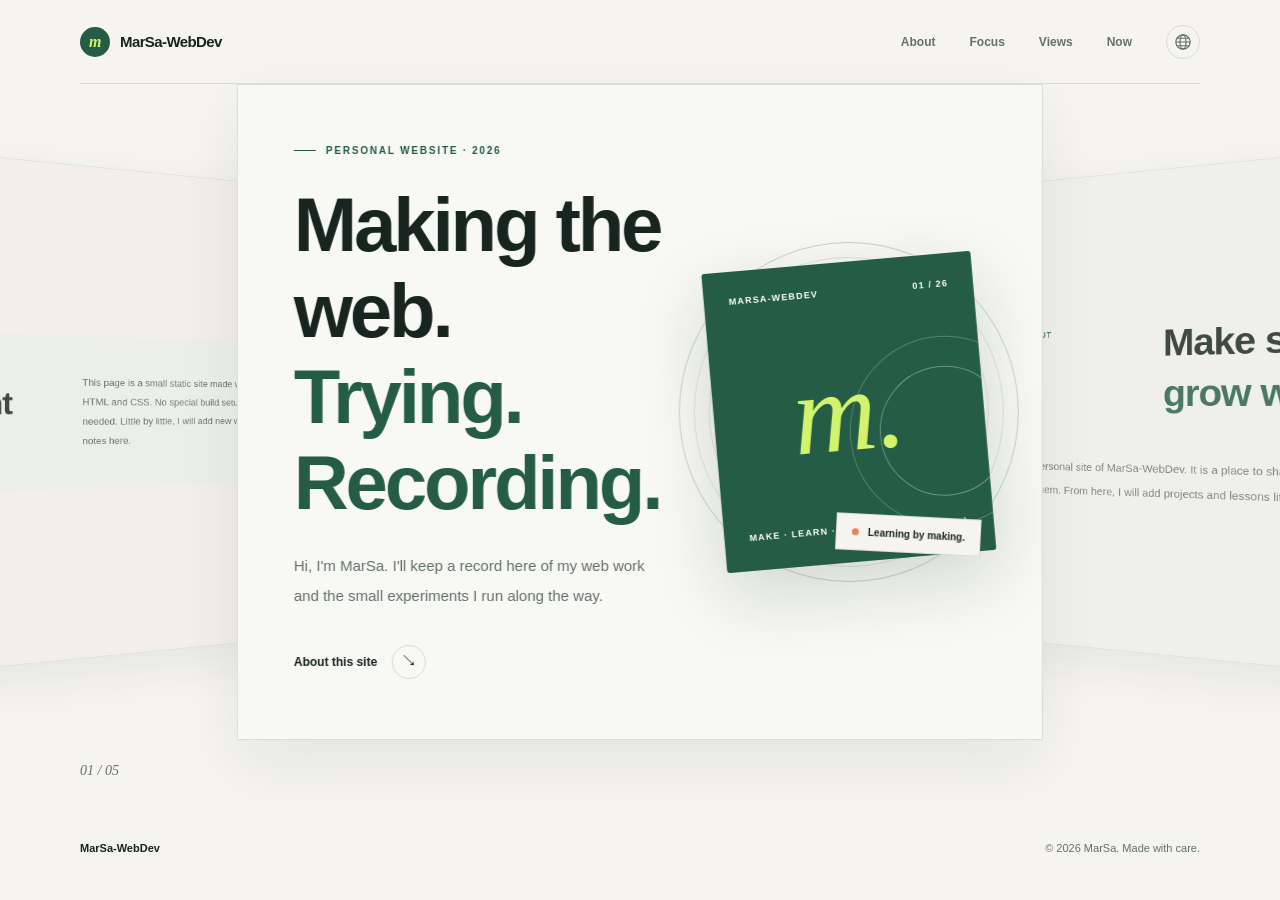
<file: index.html>
<!doctype html>
<html lang="ja">
<head>
    <meta charset="utf-8">
    <meta name="viewport" content="width=device-width, initial-scale=1">
    <meta name="theme-color" content="#f5f4ef">
    <meta name="description" data-content="description" content="MarSa-WebDevの個人サイト。Web制作や日々の試行錯誤を記録しています。">
    <meta name="author" content="MarSa">
    <meta name="robots" content="index, follow">

    <meta property="og:type" content="website">
    <meta property="og:title" data-content="title" content="MarSa-WebDev — Webをつくる、試す、記録する。">
    <meta property="og:description" data-content="description" content="MarSa-WebDevの個人サイト。Web制作や日々の試行錯誤を記録しています。">
    <meta property="og:locale" content="ja_JP">

    <meta name="twitter:card" content="summary">
    <meta name="twitter:title" data-content="title" content="MarSa-WebDev — Webをつくる、試す、記録する。">
    <meta name="twitter:description" data-content="description" content="MarSa-WebDevの個人サイト。Web制作や日々の試行錯誤を記録しています。">

    <script type="application/ld+json" id="site-data">
    {
        "@context": "https://schema.org",
        "@type": "WebSite",
        "name": "MarSa-WebDev",
        "description": "MarSa-WebDevの個人サイト。Web制作や日々の試行錯誤を記録しています。",
        "inLanguage": "ja"
    }
    </script>

    <title data-text="title">MarSa-WebDev — Webをつくる、試す、記録する。</title>
    <link rel="stylesheet" href="assets/styles.css">
</head>
<body>
    <header class="site-header shell">
        <a class="brand" href="#top" data-label="homeLabel" aria-label="MarSa-WebDev ホーム">
            <span class="brand-mark" aria-hidden="true">m</span>
            <span>MarSa-WebDev</span>
        </a>
        <div class="header-end">
            <nav class="site-nav" data-label="navLabel" aria-label="メインナビゲーション">
                <a href="#about">About</a>
                <a href="#focus">Focus</a>
                <a href="#opinions">Views</a>
                <a href="#now">Now</a>
            </nav>
            <div class="language-tree" id="language-tree">
                <button class="language-toggle" id="language-toggle" type="button" aria-expanded="false" aria-controls="language-branch" aria-label="Language / 言語">
                    <svg viewBox="0 0 24 24" aria-hidden="true">
                        <circle cx="12" cy="12" r="9.5"></circle>
                        <ellipse cx="12" cy="12" rx="4" ry="9.5"></ellipse>
                        <path d="M2.5 12h19M4 7h16M4 17h16"></path>
                    </svg>
                </button>
                <ul class="language-branch" id="language-branch">
                    <li><button class="language-leaf" type="button" data-language="ja" lang="ja"><span class="language-mark" aria-hidden="true">JP</span>日本語</button></li>
                    <li><button class="language-leaf" type="button" data-language="en-US" lang="en-US"><span class="language-mark" aria-hidden="true">US</span>English (US)</button></li>
                    <li><button class="language-leaf" type="button" data-language="en-GB" lang="en-GB"><span class="language-mark" aria-hidden="true">UK</span>English (UK)</button></li>
                    <li><button class="language-leaf" type="button" data-language="en-AU" lang="en-AU"><span class="language-mark" aria-hidden="true">AU</span>English (AU)</button></li>
                </ul>
            </div>
        </div>
    </header>

    <main class="shell">
        <div class="page-deck" id="page-deck" role="region" data-label="deckLabel" aria-label="ページカード。表示中のカードをクリックまたはタップして選べます。マウスホイールや左右の矢印キーでも切り替えできます。">
            <section class="page-slide hero" id="top" data-position="active" aria-hidden="false" data-label="topLabel" aria-label="トップ">
                <div class="hero-content">
                    <p class="eyebrow">Personal website · 2026</p>
                    <h1><span data-text="heroTitleA">Webをつくる。</span><br><span class="accent" data-text="heroTitleB">試す、記録する。</span></h1>
                    <p class="hero-copy" data-text="heroCopy">こんにちは、MarSaです。Web制作のことや、日々の小さな試行錯誤をこの場所に記録していきます。</p>
                    <a class="text-link" href="#about" data-text="heroLink">このサイトについて</a>
                </div>
                <div class="hero-art" aria-hidden="true">
                    <div class="art-ring"></div>
                    <div class="art-card">
                        <div class="card-top"><span>MARSA-WEBDEV</span><span>01 / 26</span></div>
                        <div class="card-symbol">m.</div>
                        <div class="card-bottom"><span>MAKE · LEARN · REPEAT</span><span>↗</span></div>
                    </div>
                    <div class="floating-note"><span class="status-dot"></span><span data-text="heroNote">つくりながら、学ぶ。</span></div>
                </div>
            </section>

            <section class="page-slide section" id="about" data-position="next" aria-hidden="true" aria-label="About">
                <div class="section-heading">
                    <p class="eyebrow">01 — About</p>
                    <h2><span data-text="aboutTitleA">小さくつくって、</span><br><span class="accent" data-text="aboutTitleB">丁寧に育てる。</span></h2>
                </div>
                <p class="about-copy" data-text="aboutCopy">MarSa-WebDevの個人サイトです。Webのアイデアを形にすること、試してみて分かったことを残すこと。ここを拠点に、制作物や学びを少しずつ増やしていきます。</p>
            </section>

            <section class="page-slide section" id="focus" data-position="next-2" aria-hidden="true" aria-label="Focus">
                <div class="section-heading">
                    <p class="eyebrow">02 — Focus</p>
                    <h2><span data-text="focusTitleA">気になっていること、</span><br><span class="accent" data-text="focusTitleB">つくっているもの。</span></h2>
                </div>
                <div class="focus-grid">
                    <article class="focus-card">
                        <span class="focus-number">01 / Build</span>
                        <h3 data-text="focusOneTitle">Web制作</h3>
                        <p data-text="focusOneCopy">アイデアを、使いやすく心地よいWebページにすること。</p>
                    </article>
                    <article class="focus-card">
                        <span class="focus-number">02 / Explore</span>
                        <h3 data-text="focusTwoTitle">試行錯誤</h3>
                        <p data-text="focusTwoCopy">新しい表現や技術を、小さな実験から試してみること。</p>
                    </article>
                    <article class="focus-card">
                        <span class="focus-number">03 / Notes</span>
                        <h3 data-text="focusThreeTitle">記録する</h3>
                        <p data-text="focusThreeCopy">つくる過程で得た気づきや学びを、言葉にして残すこと。</p>
                    </article>
                </div>
            </section>

            <section class="page-slide section" id="opinions" data-position="previous-2" aria-hidden="true" aria-label="Views">
                <div class="section-heading">
                    <p class="eyebrow">03 — Opinions</p>
                    <h2><span data-text="viewsTitleA">好きなものにも、</span><br><span class="accent" data-text="viewsTitleB">言いたいことがある。</span></h2>
                </div>
                <div class="opinion-list">
                    <article class="opinion-item">
                        <span>01 / On web languages</span>
                        <p data-text="viewsOne">Web言語は好きだけど嫌い。</p>
                    </article>
                    <article class="opinion-item">
                        <span>02 / On languages</span>
                        <p data-text="viewsTwo">いつの時代もスクリプト言語よりコンパイル言語が重要視されるべき。</p>
                    </article>
                    <article class="opinion-item">
                        <span>03 / On platforms</span>
                        <p data-text="viewsThree">マルチプラットフォーム？ クロスプラットフォーム？ いや、ネイティブしか興味ないね。</p>
                    </article>
                </div>
            </section>

            <section class="page-slide section" id="now" data-position="hidden" aria-hidden="true" aria-label="Now">
                <div class="now">
                    <div>
                        <p class="eyebrow">04 — Now</p>
                        <h2 data-text="nowTitle">まずは、この場所から。</h2>
                    </div>
                    <p class="now-copy" data-text="nowCopy">このページは、HTMLとCSSだけでつくった小さな静的サイトです。特別なビルド環境は必要ありません。これから少しずつ、ここに新しい制作や記録を加えていきます。</p>
                </div>
            </section>
        </div>
        <div class="page-deck-controls" id="page-deck-controls">
        <span class="page-counter" id="page-counter" aria-live="polite">01 / 05</span>
        <button class="interaction-hint" id="interaction-hint" type="button" data-label="hintLabel" aria-label="カードの操作方法">
            <span aria-hidden="true">?</span>
            <span class="interaction-hint-popover" role="tooltip" data-text="hintText">裏に見えているカードをクリック／タップすると中央に移動します。マウスホイールや矢印キーでも切り替えられます。</span>
        </button>
        </div>
    </main>

    <footer class="site-footer shell">
        <span class="footer-name">MarSa-WebDev</span>
        <span>© 2026 MarSa. Made with care.</span>
    </footer>
    <script src="assets/language.js"></script>
    <script src="assets/deck.js"></script>
</body>
</html>
</file>
<file: assets/styles.css>
:root {
    color-scheme: light;
    --paper: #f5f4ef;
    --ink: #17241f;
    --muted: #65716b;
    --line: #d9ddd5;
    --green: #245c46;
    --lime: #d2f36b;
    --orange: #e4865b;
    --serif: Georgia, "Times New Roman", serif;
    font-family: "Avenir Next", Avenir, "Hiragino Kaku Gothic ProN", "Yu Gothic", Meiryo, sans-serif;
    font-synthesis: none;
    text-rendering: optimizeLegibility;
    -webkit-font-smoothing: antialiased;
    scroll-behavior: smooth;
}

html {
    height: 100%;
    overflow: hidden;
}

*, *::before, *::after {
    box-sizing: border-box;
}

body {
    display: flex;
    height: 100vh;
    height: 100dvh;
    min-width: 320px;
    flex-direction: column;
    margin: 0;
    overflow: hidden;
    background: var(--paper);
    color: var(--ink);
}

a {
    color: inherit;
}

a:focus-visible {
    outline: 2px solid var(--orange);
    outline-offset: 5px;
}

.shell {
    width: min(1120px, calc(100% - 64px));
    margin-inline: auto;
}

.site-header {
    position: relative;
    z-index: 30;
    display: flex;
    min-height: 84px;
    flex: 0 0 auto;
    align-items: center;
    justify-content: space-between;
    border-bottom: 1px solid var(--line);
}

.brand {
    display: inline-flex;
    align-items: center;
    gap: 10px;
    font-size: 15px;
    font-weight: 750;
    letter-spacing: -0.04em;
    text-decoration: none;
}

.brand-mark {
    display: grid;
    width: 30px;
    height: 30px;
    place-items: center;
    border-radius: 50%;
    background: var(--green);
    color: var(--lime);
    font-family: var(--serif);
    font-size: 16px;
    font-style: italic;
}

.site-nav {
    display: flex;
    gap: 34px;
    align-items: center;
}

.site-nav a {
    color: var(--muted);
    font-size: 12px;
    font-weight: 650;
    text-decoration: none;
    transition: color 160ms ease;
}

.site-nav a:hover {
    color: var(--green);
}

main.shell {
    display: flex;
    min-height: 0;
    flex: 1 1 auto;
    flex-direction: column;
}

.page-deck {
    position: relative;
    min-height: 0;
    flex: 1 1 auto;
    perspective: 1500px;
    perspective-origin: 50% 50%;
    touch-action: pan-y;
}

.page-deck:focus-visible {
    outline: 2px solid var(--orange);
    outline-offset: 6px;
}

.page-slide {
    position: absolute;
    top: 0;
    left: 50%;
    width: min(72%, 820px);
    height: 100%;
    overflow-y: auto;
    padding: 56px;
    border: 1px solid var(--line);
    background: #f8f8f4;
    box-shadow: 0 22px 60px #17241f12;
    opacity: 0;
    pointer-events: none;
    visibility: hidden;
    transform: translate3d(-50%, 18px, -420px) scale(.68);
    transform-origin: center;
    transition: transform 560ms cubic-bezier(.2,.75,.25,1), opacity 420ms ease, visibility 560ms;
}

.page-slide[data-position="active"] {
    z-index: 5;
    opacity: 1;
    pointer-events: auto;
    visibility: visible;
    transform: translate3d(-50%, 0, 0) rotateY(0) scale(1);
    cursor: default;
}

.page-slide[data-position="next"] {
    z-index: 4;
    opacity: .82;
    pointer-events: auto;
    visibility: visible;
    transform: translate3d(calc(-50% + 78%), 0, -120px) rotateY(-38deg) scale(.82);
    cursor: pointer;
}

.page-slide[data-position="previous"] {
    z-index: 4;
    opacity: .82;
    pointer-events: auto;
    visibility: visible;
    transform: translate3d(calc(-50% - 78%), 0, -120px) rotateY(38deg) scale(.82);
    cursor: pointer;
}

.page-slide[data-position="next-2"] {
    z-index: 3;
    opacity: .58;
    pointer-events: auto;
    visibility: visible;
    transform: translate3d(calc(-50% + 145%), 0, -320px) rotateY(-54deg) scale(.68);
    cursor: pointer;
}

.page-slide[data-position="previous-2"] {
    z-index: 1;
    opacity: .58;
    pointer-events: auto;
    visibility: visible;
    transform: translate3d(calc(-50% - 145%), 0, -320px) rotateY(54deg) scale(.68);
    cursor: pointer;
}

.page-slide:nth-child(2) {
    background: #edf0e9;
}

.page-slide:nth-child(3) {
    background: #f0eee7;
}

.page-slide:nth-child(4) {
    background: #e9eee6;
}

.page-slide:nth-child(5) {
    background: #f2ede7;
}

.page-deck-controls {
    display: flex;
    flex: 0 0 56px;
    align-items: center;
    justify-content: space-between;
    padding: 6px 36px 0 0;
}

.page-counter {
    color: var(--muted);
    font-family: var(--serif);
    font-size: 14px;
    font-style: italic;
}

.interaction-hint {
    position: relative;
    display: grid;
    width: 34px;
    height: 34px;
    place-items: center;
    margin-left: auto;
    border: 1px solid var(--line);
    border-radius: 50%;
    background: var(--paper);
    color: var(--muted);
    cursor: help;
    font: inherit;
    font-size: 13px;
    font-weight: 700;
    opacity: 0;
    pointer-events: none;
    transition: opacity 180ms ease, color 180ms ease, border-color 180ms ease;
}

.page-deck-controls[data-idle="true"] .interaction-hint {
    opacity: 1;
    pointer-events: auto;
}

.interaction-hint:hover,
.interaction-hint:focus-visible {
    border-color: var(--green);
    color: var(--green);
}

.interaction-hint:focus-visible {
    outline: 2px solid var(--orange);
    outline-offset: 4px;
}

.interaction-hint-popover {
    position: absolute;
    right: 0;
    bottom: calc(100% + 12px);
    width: max-content;
    max-width: min(290px, calc(100vw - 48px));
    padding: 12px 15px;
    border: 1px solid var(--line);
    background: var(--ink);
    box-shadow: 0 8px 24px #17241f20;
    color: white;
    font-size: 11px;
    font-weight: 500;
    line-height: 1.8;
    opacity: 0;
    pointer-events: none;
    transform: translateY(4px);
    transition: opacity 160ms ease, transform 160ms ease;
}

.interaction-hint-popover::after {
    position: absolute;
    right: 11px;
    top: 100%;
    border: 6px solid transparent;
    border-top-color: var(--ink);
    content: "";
}

.interaction-hint:hover .interaction-hint-popover,
.interaction-hint:focus-visible .interaction-hint-popover {
    opacity: 1;
    transform: translateY(0);
}

.hero {
    display: grid;
    min-height: 0;
    grid-template-columns: 1.15fr 0.85fr;
    align-items: center;
    gap: 48px;
}

.eyebrow {
    display: flex;
    align-items: center;
    gap: 10px;
    margin: 0 0 26px;
    color: var(--green);
    font-size: 10px;
    font-weight: 750;
    letter-spacing: 0.18em;
    text-transform: uppercase;
}

.eyebrow::before {
    width: 22px;
    height: 1px;
    background: currentColor;
    content: "";
}

h1, h2, p {
    margin-top: 0;
}

h1 {
    max-width: 660px;
    margin-bottom: 25px;
    font-size: clamp(40px, 6.5vw, 76px);
    font-weight: 650;
    letter-spacing: -0.085em;
    line-height: 1.13;
}

h1 .accent {
    color: var(--green);
}

.hero-copy {
    max-width: 440px;
    margin-bottom: 34px;
    color: var(--muted);
    font-size: 15px;
    line-height: 2;
}

.text-link {
    display: inline-flex;
    align-items: center;
    gap: 15px;
    color: var(--ink);
    font-size: 12px;
    font-weight: 750;
    text-decoration: none;
}

.text-link::after {
    display: grid;
    width: 34px;
    height: 34px;
    place-items: center;
    border: 1px solid var(--line);
    border-radius: 50%;
    content: "↘";
    font-size: 16px;
    transition: background 160ms ease, color 160ms ease, border-color 160ms ease;
}

.text-link:hover::after {
    border-color: var(--green);
    background: var(--green);
    color: white;
}

.hero-art {
    position: relative;
    display: grid;
    min-height: 390px;
    place-items: center;
}

.art-ring {
    position: absolute;
    width: min(340px, 80vw);
    aspect-ratio: 1;
    border: 1px solid #c9d2c8;
    border-radius: 50%;
}

.art-ring::before,
.art-ring::after {
    position: absolute;
    inset: 14px;
    border: 1px solid #dfe3db;
    border-radius: inherit;
    content: "";
}

.art-ring::after {
    inset: 29px;
}

.art-card {
    position: relative;
    display: flex;
    width: min(270px, 70vw);
    min-height: 300px;
    flex-direction: column;
    justify-content: space-between;
    padding: 25px;
    overflow: hidden;
    border-radius: 3px;
    background: var(--green);
    box-shadow: 0 24px 70px #173a2b2b;
    color: white;
    transform: rotate(-5deg);
}

.art-card::before {
    position: absolute;
    right: -54px;
    bottom: 28px;
    width: 190px;
    height: 190px;
    border: 1px solid #ffffff3b;
    border-radius: 50%;
    content: "";
}

.art-card::after {
    position: absolute;
    right: -24px;
    bottom: 58px;
    width: 130px;
    height: 130px;
    border: 1px solid #ffffff55;
    border-radius: 50%;
    content: "";
}

.card-top, .card-bottom {
    position: relative;
    z-index: 1;
    display: flex;
    justify-content: space-between;
    font-size: 9px;
    font-weight: 650;
    letter-spacing: 0.13em;
}

.card-symbol {
    position: relative;
    z-index: 1;
    color: var(--lime);
    font-family: var(--serif);
    font-size: 116px;
    font-style: italic;
    line-height: 1;
    text-align: center;
}

.floating-note {
    position: absolute;
    right: 2%;
    bottom: 54px;
    display: flex;
    align-items: center;
    gap: 9px;
    padding: 12px 15px;
    border: 1px solid var(--line);
    background: var(--paper);
    font-size: 10px;
    font-weight: 650;
    transform: rotate(3deg);
}

.status-dot {
    width: 7px;
    height: 7px;
    border-radius: 50%;
    background: var(--orange);
}

.section {
    display: flex;
    flex-direction: column;
    justify-content: center;
}

.section-heading {
    display: grid;
    grid-template-columns: 0.7fr 1.3fr;
    gap: 40px;
    align-items: start;
    margin-bottom: 52px;
}

.section-heading .eyebrow {
    margin-top: 12px;
}

h2 {
    max-width: 660px;
    margin-bottom: 0;
    font-size: clamp(30px, 4.5vw, 50px);
    font-weight: 620;
    letter-spacing: -0.065em;
    line-height: 1.35;
}

h2 .accent {
    color: var(--green);
}

html:not(:lang(ja)) h1 {
    letter-spacing: -0.04em;
}

html:not(:lang(ja)) h2 {
    letter-spacing: -0.03em;
}

html:not(:lang(ja)) .focus-card h3,
html:not(:lang(ja)) .opinion-item p {
    letter-spacing: -0.01em;
}

.header-end {
    display: flex;
    gap: 34px;
    align-items: center;
}

.language-tree {
    position: relative;
}

.language-toggle {
    display: grid;
    width: 34px;
    height: 34px;
    padding: 0;
    place-items: center;
    border: 1px solid var(--line);
    border-radius: 50%;
    background: var(--paper);
    color: var(--muted);
    cursor: pointer;
    transition: border-color 160ms ease, color 160ms ease, background 160ms ease;
}

.language-toggle svg {
    width: 18px;
    height: 18px;
    fill: none;
    stroke: currentColor;
    stroke-linecap: round;
    stroke-width: 1.6;
}

.language-toggle:hover,
.language-tree.is-open .language-toggle {
    border-color: var(--green);
    color: var(--green);
}

.language-toggle:focus-visible,
.language-leaf:focus-visible {
    outline: 2px solid var(--orange);
    outline-offset: 3px;
}

.language-branch {
    position: absolute;
    top: 100%;
    right: 0;
    width: max-content;
    margin: 0;
    padding: 10px 0 0;
    list-style: none;
    visibility: hidden;
    transition: visibility 0s linear 320ms;
}

.language-tree.is-open .language-branch {
    visibility: visible;
    transition-delay: 0s;
}

.language-branch::before {
    position: absolute;
    top: 0;
    right: 16px;
    bottom: 18px;
    width: 2px;
    border-radius: 1px;
    background: var(--green);
    content: "";
    transform: scaleY(0);
    transform-origin: top;
    transition: transform 260ms ease;
}

.language-tree.is-open .language-branch::before {
    transform: scaleY(1);
}

.language-branch li {
    position: relative;
    display: flex;
    justify-content: flex-end;
    padding-right: 34px;
    margin-bottom: 8px;
    opacity: 0;
    transform: translateY(-10px) scale(0.6);
    transform-origin: right top;
    transition: opacity 220ms ease, transform 260ms ease;
    transition-delay: 0ms;
}

.language-branch li:nth-child(even) {
    padding-right: 52px;
}

.language-tree.is-open .language-branch li {
    opacity: 1;
    transform: none;
    transition-delay: 120ms;
}

.language-tree.is-open .language-branch li:nth-child(2) {
    transition-delay: 190ms;
}

.language-tree.is-open .language-branch li:nth-child(3) {
    transition-delay: 260ms;
}

.language-tree.is-open .language-branch li:nth-child(4) {
    transition-delay: 330ms;
}

.language-branch li::after {
    position: absolute;
    top: 50%;
    right: 17px;
    width: 17px;
    height: 2px;
    margin-top: -1px;
    background: var(--green);
    content: "";
}

.language-branch li:nth-child(even)::after {
    width: 35px;
}

.language-leaf {
    display: inline-flex;
    height: 34px;
    gap: 8px;
    align-items: center;
    padding: 0 16px 0 10px;
    border: 1px solid var(--green);
    border-radius: 18px 3px 18px 3px;
    background: var(--paper);
    color: var(--green);
    cursor: pointer;
    font: inherit;
    font-size: 12px;
    font-weight: 650;
    white-space: nowrap;
    transition: background 160ms ease, color 160ms ease;
}

.language-mark {
    display: grid;
    min-width: 20px;
    height: 20px;
    padding: 0 3px;
    place-items: center;
    border-radius: 10px;
    background: var(--green);
    color: var(--lime);
    font-size: 10px;
}

.language-leaf:hover,
.language-leaf[aria-current="true"] {
    background: var(--green);
    color: var(--paper);
}

.language-leaf:hover .language-mark,
.language-leaf[aria-current="true"] .language-mark {
    background: var(--lime);
    color: var(--green);
}

.about-copy {
    max-width: 680px;
    margin: 0 0 0 auto;
    color: var(--muted);
    font-size: 15px;
    line-height: 2.15;
}

.focus-grid {
    display: grid;
    grid-template-columns: repeat(3, 1fr);
    gap: 16px;
}

.focus-card {
    min-height: 230px;
    padding: 25px;
    border: 1px solid var(--line);
    background: #f8f8f4;
}

.focus-number {
    display: block;
    margin-bottom: 34px;
    color: var(--green);
    font-family: var(--serif);
    font-size: 14px;
    font-style: italic;
}

.focus-card h3 {
    margin: 0 0 10px;
    font-size: 17px;
    letter-spacing: -0.04em;
}

.focus-card p {
    margin: 0;
    color: var(--muted);
    font-size: 12px;
    line-height: 1.9;
}

.opinion-list {
    display: grid;
    grid-template-columns: repeat(3, 1fr);
    gap: 12px;
}

.opinion-item {
    min-height: 190px;
    padding: 20px;
    border: 1px solid #245c4625;
    background: #f8f8f4;
}

.opinion-item span {
    display: block;
    margin-bottom: 24px;
    color: var(--green);
    font-family: var(--serif);
    font-size: 13px;
    font-style: italic;
}

.opinion-item p {
    margin: 0;
    font-size: 16px;
    font-weight: 650;
    letter-spacing: -0.04em;
    line-height: 1.7;
}

.now {
    display: grid;
    grid-template-columns: 1fr 1fr;
    gap: 64px;
    align-items: center;
    padding: 32px;
    background: #e9eee6;
}

.now .eyebrow {
    margin-bottom: 20px;
}

.now h2 {
    font-size: clamp(28px, 3.5vw, 40px);
}

.now-copy {
    margin: 0;
    color: #4c5a51;
    font-size: 13px;
    line-height: 2;
}

.site-footer {
    display: flex;
    min-height: 104px;
    flex: 0 0 auto;
    align-items: center;
    justify-content: space-between;
    gap: 20px;
    color: var(--muted);
    font-size: 11px;
}

.footer-name {
    color: var(--ink);
    font-weight: 750;
}

@media (max-width: 760px) {
    .shell {
        width: min(100% - 40px, 560px);
    }

    .page-slide {
        width: min(76%, 560px);
        padding: 28px;
    }

    .page-slide[data-position="next"] {
        transform: translate3d(calc(-50% + 82%), 0, -120px) rotateY(-35deg) scale(.82);
    }

    .page-slide[data-position="previous"] {
        transform: translate3d(calc(-50% - 82%), 0, -120px) rotateY(35deg) scale(.82);
    }

    .page-slide[data-position="next-2"] {
        transform: translate3d(calc(-50% + 150%), 0, -320px) rotateY(-50deg) scale(.68);
    }

    .page-slide[data-position="previous-2"] {
        transform: translate3d(calc(-50% - 150%), 0, -320px) rotateY(50deg) scale(.68);
    }

    .page-deck-controls {
        padding-right: 28px;
    }

    .site-header {
        min-height: 72px;
    }

    .site-nav,
    .header-end {
        gap: 18px;
    }

    .site-nav a {
        font-size: 11px;
    }

    .hero {
        min-height: auto;
        grid-template-columns: 1fr;
        gap: 4px;
        padding-block: 38px;
    }

    .hero-art {
        min-height: 300px;
    }

    .floating-note {
        right: 4%;
        bottom: 15px;
    }

    .section-heading {
        grid-template-columns: 1fr;
        gap: 18px;
        margin-bottom: 32px;
    }

    .section-heading .eyebrow {
        margin-top: 0;
        margin-bottom: 0;
    }

    .focus-grid {
        grid-template-columns: 1fr;
        gap: 10px;
    }

    .focus-card {
        min-height: 0;
        padding: 14px;
    }

    .focus-number {
        margin-bottom: 10px;
    }

    .opinion-list {
        grid-template-columns: 1fr;
        gap: 8px;
    }

    .opinion-item {
        min-height: auto;
        padding: 17px;
    }

    .opinion-item span {
        margin-bottom: 12px;
    }

    .now {
        grid-template-columns: 1fr;
        gap: 22px;
        padding: 25px;
    }
}

@media (max-width: 420px) {
    .shell {
        width: calc(100% - 32px);
    }

    .brand {
        font-size: 13px;
    }

    .site-nav,
    .header-end {
        gap: 9px;
    }

    .site-nav a {
        font-size: 9px;
    }

    .hero {
        padding-top: 58px;
    }

    .page-slide {
        width: 72%;
        padding: 22px;
    }

    .page-slide[data-position="next"] {
        transform: translate3d(calc(-50% + 66%), 0, -120px) rotateY(-32deg) scale(.82);
    }

    .page-slide[data-position="previous"] {
        transform: translate3d(calc(-50% - 66%), 0, -120px) rotateY(32deg) scale(.82);
    }

    .page-slide[data-position="next-2"],
    .page-slide[data-position="previous-2"] {
        opacity: .35;
    }

    .page-deck-controls {
        padding-right: 22px;
    }

    .site-footer {
        align-items: flex-start;
        flex-direction: column;
        justify-content: center;
        gap: 8px;
        padding-block: 24px;
    }
}

@media (prefers-reduced-motion: reduce) {
    *, *::before, *::after {
        scroll-behavior: auto !important;
        transition-duration: 0.01ms !important;
    }
}
</file>
<file: docs/assets/styles.css>
:root {
    color-scheme: light;
    --paper: #f5f4ef;
    --ink: #17241f;
    --muted: #65716b;
    --line: #d9ddd5;
    --green: #245c46;
    --lime: #d2f36b;
    --orange: #e4865b;
    --serif: Georgia, "Times New Roman", serif;
    font-family: "Avenir Next", Avenir, "Hiragino Kaku Gothic ProN", "Yu Gothic", Meiryo, sans-serif;
    font-synthesis: none;
    text-rendering: optimizeLegibility;
    -webkit-font-smoothing: antialiased;
    scroll-behavior: smooth;
}

html {
    height: 100%;
    overflow: hidden;
}

*, *::before, *::after {
    box-sizing: border-box;
}

body {
    display: flex;
    height: 100vh;
    height: 100dvh;
    min-width: 320px;
    flex-direction: column;
    margin: 0;
    overflow: hidden;
    background: var(--paper);
    color: var(--ink);
}

a {
    color: inherit;
}

a:focus-visible {
    outline: 2px solid var(--orange);
    outline-offset: 5px;
}

.shell {
    width: min(1120px, calc(100% - 64px));
    margin-inline: auto;
}

.site-header {
    position: relative;
    z-index: 30;
    display: flex;
    min-height: 84px;
    flex: 0 0 auto;
    align-items: center;
    justify-content: space-between;
    border-bottom: 1px solid var(--line);
}

.brand {
    display: inline-flex;
    align-items: center;
    gap: 10px;
    font-size: 15px;
    font-weight: 750;
    letter-spacing: -0.04em;
    text-decoration: none;
}

.brand-mark {
    display: grid;
    width: 30px;
    height: 30px;
    place-items: center;
    border-radius: 50%;
    background: var(--green);
    color: var(--lime);
    font-family: var(--serif);
    font-size: 16px;
    font-style: italic;
}

.site-nav {
    display: flex;
    gap: 34px;
    align-items: center;
}

.site-nav a {
    color: var(--muted);
    font-size: 12px;
    font-weight: 650;
    text-decoration: none;
    transition: color 160ms ease;
}

.site-nav a:hover {
    color: var(--green);
}

main.shell {
    display: flex;
    min-height: 0;
    flex: 1 1 auto;
    flex-direction: column;
}

.page-deck {
    position: relative;
    min-height: 0;
    flex: 1 1 auto;
    perspective: 1500px;
    perspective-origin: 50% 50%;
    touch-action: pan-y;
}

.page-deck:focus-visible {
    outline: 2px solid var(--orange);
    outline-offset: 6px;
}

.page-slide {
    position: absolute;
    top: 0;
    left: 50%;
    width: min(72%, 820px);
    height: 100%;
    overflow-y: auto;
    padding: 56px;
    border: 1px solid var(--line);
    background: #f8f8f4;
    box-shadow: 0 22px 60px #17241f12;
    opacity: 0;
    pointer-events: none;
    visibility: hidden;
    transform: translate3d(-50%, 18px, -420px) scale(.68);
    transform-origin: center;
    transition: transform 560ms cubic-bezier(.2,.75,.25,1), opacity 420ms ease, visibility 560ms;
}

.page-slide[data-position="active"] {
    z-index: 5;
    opacity: 1;
    pointer-events: auto;
    visibility: visible;
    transform: translate3d(-50%, 0, 0) rotateY(0) scale(1);
    cursor: default;
}

.page-slide[data-position="next"] {
    z-index: 4;
    opacity: .82;
    pointer-events: auto;
    visibility: visible;
    transform: translate3d(calc(-50% + 78%), 0, -120px) rotateY(-38deg) scale(.82);
    cursor: pointer;
}

.page-slide[data-position="previous"] {
    z-index: 4;
    opacity: .82;
    pointer-events: auto;
    visibility: visible;
    transform: translate3d(calc(-50% - 78%), 0, -120px) rotateY(38deg) scale(.82);
    cursor: pointer;
}

.page-slide[data-position="next-2"] {
    z-index: 3;
    opacity: .58;
    pointer-events: auto;
    visibility: visible;
    transform: translate3d(calc(-50% + 145%), 0, -320px) rotateY(-54deg) scale(.68);
    cursor: pointer;
}

.page-slide[data-position="previous-2"] {
    z-index: 1;
    opacity: .58;
    pointer-events: auto;
    visibility: visible;
    transform: translate3d(calc(-50% - 145%), 0, -320px) rotateY(54deg) scale(.68);
    cursor: pointer;
}

.page-slide:nth-child(2) {
    background: #edf0e9;
}

.page-slide:nth-child(3) {
    background: #f0eee7;
}

.page-slide:nth-child(4) {
    background: #e9eee6;
}

.page-slide:nth-child(5) {
    background: #f2ede7;
}

.page-deck-controls {
    display: flex;
    flex: 0 0 56px;
    align-items: center;
    justify-content: space-between;
    padding: 6px 36px 0 0;
}

.page-counter {
    color: var(--muted);
    font-family: var(--serif);
    font-size: 14px;
    font-style: italic;
}

.interaction-hint {
    position: relative;
    display: grid;
    width: 34px;
    height: 34px;
    place-items: center;
    margin-left: auto;
    border: 1px solid var(--line);
    border-radius: 50%;
    background: var(--paper);
    color: var(--muted);
    cursor: help;
    font: inherit;
    font-size: 13px;
    font-weight: 700;
    opacity: 0;
    pointer-events: none;
    transition: opacity 180ms ease, color 180ms ease, border-color 180ms ease;
}

.page-deck-controls[data-idle="true"] .interaction-hint {
    opacity: 1;
    pointer-events: auto;
}

.interaction-hint:hover,
.interaction-hint:focus-visible {
    border-color: var(--green);
    color: var(--green);
}

.interaction-hint:focus-visible {
    outline: 2px solid var(--orange);
    outline-offset: 4px;
}

.interaction-hint-popover {
    position: absolute;
    right: 0;
    bottom: calc(100% + 12px);
    width: max-content;
    max-width: min(290px, calc(100vw - 48px));
    padding: 12px 15px;
    border: 1px solid var(--line);
    background: var(--ink);
    box-shadow: 0 8px 24px #17241f20;
    color: white;
    font-size: 11px;
    font-weight: 500;
    line-height: 1.8;
    opacity: 0;
    pointer-events: none;
    transform: translateY(4px);
    transition: opacity 160ms ease, transform 160ms ease;
}

.interaction-hint-popover::after {
    position: absolute;
    right: 11px;
    top: 100%;
    border: 6px solid transparent;
    border-top-color: var(--ink);
    content: "";
}

.interaction-hint:hover .interaction-hint-popover,
.interaction-hint:focus-visible .interaction-hint-popover {
    opacity: 1;
    transform: translateY(0);
}

.hero {
    display: grid;
    min-height: 0;
    grid-template-columns: 1.15fr 0.85fr;
    align-items: center;
    gap: 48px;
}

.eyebrow {
    display: flex;
    align-items: center;
    gap: 10px;
    margin: 0 0 26px;
    color: var(--green);
    font-size: 10px;
    font-weight: 750;
    letter-spacing: 0.18em;
    text-transform: uppercase;
}

.eyebrow::before {
    width: 22px;
    height: 1px;
    background: currentColor;
    content: "";
}

h1, h2, p {
    margin-top: 0;
}

h1 {
    max-width: 660px;
    margin-bottom: 25px;
    font-size: clamp(40px, 6.5vw, 76px);
    font-weight: 650;
    letter-spacing: -0.085em;
    line-height: 1.13;
}

h1 .accent {
    color: var(--green);
}

.hero-copy {
    max-width: 440px;
    margin-bottom: 34px;
    color: var(--muted);
    font-size: 15px;
    line-height: 2;
}

.text-link {
    display: inline-flex;
    align-items: center;
    gap: 15px;
    color: var(--ink);
    font-size: 12px;
    font-weight: 750;
    text-decoration: none;
}

.text-link::after {
    display: grid;
    width: 34px;
    height: 34px;
    place-items: center;
    border: 1px solid var(--line);
    border-radius: 50%;
    content: "↘";
    font-size: 16px;
    transition: background 160ms ease, color 160ms ease, border-color 160ms ease;
}

.text-link:hover::after {
    border-color: var(--green);
    background: var(--green);
    color: white;
}

.hero-art {
    position: relative;
    display: grid;
    min-height: 390px;
    place-items: center;
}

.art-ring {
    position: absolute;
    width: min(340px, 80vw);
    aspect-ratio: 1;
    border: 1px solid #c9d2c8;
    border-radius: 50%;
}

.art-ring::before,
.art-ring::after {
    position: absolute;
    inset: 14px;
    border: 1px solid #dfe3db;
    border-radius: inherit;
    content: "";
}

.art-ring::after {
    inset: 29px;
}

.art-card {
    position: relative;
    display: flex;
    width: min(270px, 70vw);
    min-height: 300px;
    flex-direction: column;
    justify-content: space-between;
    padding: 25px;
    overflow: hidden;
    border-radius: 3px;
    background: var(--green);
    box-shadow: 0 24px 70px #173a2b2b;
    color: white;
    transform: rotate(-5deg);
}

.art-card::before {
    position: absolute;
    right: -54px;
    bottom: 28px;
    width: 190px;
    height: 190px;
    border: 1px solid #ffffff3b;
    border-radius: 50%;
    content: "";
}

.art-card::after {
    position: absolute;
    right: -24px;
    bottom: 58px;
    width: 130px;
    height: 130px;
    border: 1px solid #ffffff55;
    border-radius: 50%;
    content: "";
}

.card-top, .card-bottom {
    position: relative;
    z-index: 1;
    display: flex;
    justify-content: space-between;
    font-size: 9px;
    font-weight: 650;
    letter-spacing: 0.13em;
}

.card-symbol {
    position: relative;
    z-index: 1;
    color: var(--lime);
    font-family: var(--serif);
    font-size: 116px;
    font-style: italic;
    line-height: 1;
    text-align: center;
}

.floating-note {
    position: absolute;
    right: 2%;
    bottom: 54px;
    display: flex;
    align-items: center;
    gap: 9px;
    padding: 12px 15px;
    border: 1px solid var(--line);
    background: var(--paper);
    font-size: 10px;
    font-weight: 650;
    transform: rotate(3deg);
}

.status-dot {
    width: 7px;
    height: 7px;
    border-radius: 50%;
    background: var(--orange);
}

.section {
    display: flex;
    flex-direction: column;
    justify-content: center;
}

.section-heading {
    display: grid;
    grid-template-columns: 0.7fr 1.3fr;
    gap: 40px;
    align-items: start;
    margin-bottom: 52px;
}

.section-heading .eyebrow {
    margin-top: 12px;
}

h2 {
    max-width: 660px;
    margin-bottom: 0;
    font-size: clamp(30px, 4.5vw, 50px);
    font-weight: 620;
    letter-spacing: -0.065em;
    line-height: 1.35;
}

h2 .accent {
    color: var(--green);
}

html:not(:lang(ja)) h1 {
    letter-spacing: -0.04em;
}

html:not(:lang(ja)) h2 {
    letter-spacing: -0.03em;
}

html:not(:lang(ja)) .focus-card h3,
html:not(:lang(ja)) .opinion-item p {
    letter-spacing: -0.01em;
}

.header-end {
    display: flex;
    gap: 34px;
    align-items: center;
}

.language-tree {
    position: relative;
}

.language-toggle {
    display: grid;
    width: 34px;
    height: 34px;
    padding: 0;
    place-items: center;
    border: 1px solid var(--line);
    border-radius: 50%;
    background: var(--paper);
    color: var(--muted);
    cursor: pointer;
    transition: border-color 160ms ease, color 160ms ease, background 160ms ease;
}

.language-toggle svg {
    width: 18px;
    height: 18px;
    fill: none;
    stroke: currentColor;
    stroke-linecap: round;
    stroke-width: 1.6;
}

.language-toggle:hover,
.language-tree.is-open .language-toggle {
    border-color: var(--green);
    color: var(--green);
}

.language-toggle:focus-visible,
.language-leaf:focus-visible {
    outline: 2px solid var(--orange);
    outline-offset: 3px;
}

.language-branch {
    position: absolute;
    top: 100%;
    right: 0;
    width: max-content;
    margin: 0;
    padding: 10px 0 0;
    list-style: none;
    visibility: hidden;
    transition: visibility 0s linear 320ms;
}

.language-tree.is-open .language-branch {
    visibility: visible;
    transition-delay: 0s;
}

.language-branch::before {
    position: absolute;
    top: 0;
    right: 16px;
    bottom: 18px;
    width: 2px;
    border-radius: 1px;
    background: var(--green);
    content: "";
    transform: scaleY(0);
    transform-origin: top;
    transition: transform 260ms ease;
}

.language-tree.is-open .language-branch::before {
    transform: scaleY(1);
}

.language-branch li {
    position: relative;
    display: flex;
    justify-content: flex-end;
    padding-right: 34px;
    margin-bottom: 8px;
    opacity: 0;
    transform: translateY(-10px) scale(0.6);
    transform-origin: right top;
    transition: opacity 220ms ease, transform 260ms ease;
    transition-delay: 0ms;
}

.language-branch li:nth-child(even) {
    padding-right: 52px;
}

.language-tree.is-open .language-branch li {
    opacity: 1;
    transform: none;
    transition-delay: 120ms;
}

.language-tree.is-open .language-branch li:nth-child(2) {
    transition-delay: 190ms;
}

.language-tree.is-open .language-branch li:nth-child(3) {
    transition-delay: 260ms;
}

.language-tree.is-open .language-branch li:nth-child(4) {
    transition-delay: 330ms;
}

.language-branch li::after {
    position: absolute;
    top: 50%;
    right: 17px;
    width: 17px;
    height: 2px;
    margin-top: -1px;
    background: var(--green);
    content: "";
}

.language-branch li:nth-child(even)::after {
    width: 35px;
}

.language-leaf {
    display: inline-flex;
    height: 34px;
    gap: 8px;
    align-items: center;
    padding: 0 16px 0 10px;
    border: 1px solid var(--green);
    border-radius: 18px 3px 18px 3px;
    background: var(--paper);
    color: var(--green);
    cursor: pointer;
    font: inherit;
    font-size: 12px;
    font-weight: 650;
    white-space: nowrap;
    transition: background 160ms ease, color 160ms ease;
}

.language-mark {
    display: grid;
    min-width: 20px;
    height: 20px;
    padding: 0 3px;
    place-items: center;
    border-radius: 10px;
    background: var(--green);
    color: var(--lime);
    font-size: 10px;
}

.language-leaf:hover,
.language-leaf[aria-current="true"] {
    background: var(--green);
    color: var(--paper);
}

.language-leaf:hover .language-mark,
.language-leaf[aria-current="true"] .language-mark {
    background: var(--lime);
    color: var(--green);
}

.about-copy {
    max-width: 680px;
    margin: 0 0 0 auto;
    color: var(--muted);
    font-size: 15px;
    line-height: 2.15;
}

.focus-grid {
    display: grid;
    grid-template-columns: repeat(3, 1fr);
    gap: 16px;
}

.focus-card {
    min-height: 230px;
    padding: 25px;
    border: 1px solid var(--line);
    background: #f8f8f4;
}

.focus-number {
    display: block;
    margin-bottom: 34px;
    color: var(--green);
    font-family: var(--serif);
    font-size: 14px;
    font-style: italic;
}

.focus-card h3 {
    margin: 0 0 10px;
    font-size: 17px;
    letter-spacing: -0.04em;
}

.focus-card p {
    margin: 0;
    color: var(--muted);
    font-size: 12px;
    line-height: 1.9;
}

.opinion-list {
    display: grid;
    grid-template-columns: repeat(3, 1fr);
    gap: 12px;
}

.opinion-item {
    min-height: 190px;
    padding: 20px;
    border: 1px solid #245c4625;
    background: #f8f8f4;
}

.opinion-item span {
    display: block;
    margin-bottom: 24px;
    color: var(--green);
    font-family: var(--serif);
    font-size: 13px;
    font-style: italic;
}

.opinion-item p {
    margin: 0;
    font-size: 16px;
    font-weight: 650;
    letter-spacing: -0.04em;
    line-height: 1.7;
}

.now {
    display: grid;
    grid-template-columns: 1fr 1fr;
    gap: 64px;
    align-items: center;
    padding: 32px;
    background: #e9eee6;
}

.now .eyebrow {
    margin-bottom: 20px;
}

.now h2 {
    font-size: clamp(28px, 3.5vw, 40px);
}

.now-copy {
    margin: 0;
    color: #4c5a51;
    font-size: 13px;
    line-height: 2;
}

.site-footer {
    display: flex;
    min-height: 104px;
    flex: 0 0 auto;
    align-items: center;
    justify-content: space-between;
    gap: 20px;
    color: var(--muted);
    font-size: 11px;
}

.footer-name {
    color: var(--ink);
    font-weight: 750;
}

@media (max-width: 760px) {
    .shell {
        width: min(100% - 40px, 560px);
    }

    .page-slide {
        width: min(76%, 560px);
        padding: 28px;
    }

    .page-slide[data-position="next"] {
        transform: translate3d(calc(-50% + 82%), 0, -120px) rotateY(-35deg) scale(.82);
    }

    .page-slide[data-position="previous"] {
        transform: translate3d(calc(-50% - 82%), 0, -120px) rotateY(35deg) scale(.82);
    }

    .page-slide[data-position="next-2"] {
        transform: translate3d(calc(-50% + 150%), 0, -320px) rotateY(-50deg) scale(.68);
    }

    .page-slide[data-position="previous-2"] {
        transform: translate3d(calc(-50% - 150%), 0, -320px) rotateY(50deg) scale(.68);
    }

    .page-deck-controls {
        padding-right: 28px;
    }

    .site-header {
        min-height: 72px;
    }

    .site-nav,
    .header-end {
        gap: 18px;
    }

    .site-nav a {
        font-size: 11px;
    }

    .hero {
        min-height: auto;
        grid-template-columns: 1fr;
        gap: 4px;
        padding-block: 38px;
    }

    .hero-art {
        min-height: 300px;
    }

    .floating-note {
        right: 4%;
        bottom: 15px;
    }

    .section-heading {
        grid-template-columns: 1fr;
        gap: 18px;
        margin-bottom: 32px;
    }

    .section-heading .eyebrow {
        margin-top: 0;
        margin-bottom: 0;
    }

    .focus-grid {
        grid-template-columns: 1fr;
        gap: 10px;
    }

    .focus-card {
        min-height: 0;
        padding: 14px;
    }

    .focus-number {
        margin-bottom: 10px;
    }

    .opinion-list {
        grid-template-columns: 1fr;
        gap: 8px;
    }

    .opinion-item {
        min-height: auto;
        padding: 17px;
    }

    .opinion-item span {
        margin-bottom: 12px;
    }

    .now {
        grid-template-columns: 1fr;
        gap: 22px;
        padding: 25px;
    }
}

@media (max-width: 420px) {
    .shell {
        width: calc(100% - 32px);
    }

    .brand {
        font-size: 13px;
    }

    .site-nav,
    .header-end {
        gap: 9px;
    }

    .site-nav a {
        font-size: 9px;
    }

    .hero {
        padding-top: 58px;
    }

    .page-slide {
        width: 72%;
        padding: 22px;
    }

    .page-slide[data-position="next"] {
        transform: translate3d(calc(-50% + 66%), 0, -120px) rotateY(-32deg) scale(.82);
    }

    .page-slide[data-position="previous"] {
        transform: translate3d(calc(-50% - 66%), 0, -120px) rotateY(32deg) scale(.82);
    }

    .page-slide[data-position="next-2"],
    .page-slide[data-position="previous-2"] {
        opacity: .35;
    }

    .page-deck-controls {
        padding-right: 22px;
    }

    .site-footer {
        align-items: flex-start;
        flex-direction: column;
        justify-content: center;
        gap: 8px;
        padding-block: 24px;
    }
}

@media (max-width: 760px) {
    html {
        height: auto;
        overflow-x: hidden;
        overflow-y: auto;
    }

    body {
        height: auto;
        min-height: 100vh;
        min-height: 100dvh;
        overflow: visible;
    }

    .site-header {
        position: sticky;
        top: 0;
        background: var(--paper);
    }

    main.shell {
        display: block;
        min-height: 0;
        flex: 1 0 auto;
    }

    .page-deck {
        position: static;
        min-height: 0;
        perspective: none;
        touch-action: auto;
    }

    .page-slide,
    .page-slide:nth-child(n) {
        position: relative;
        top: auto;
        left: auto;
        width: 100%;
        height: auto;
        min-height: 0;
        overflow: visible;
        padding: 40px 0;
        border: 0;
        border-bottom: 1px solid var(--line);
        background: transparent;
        box-shadow: none;
        opacity: 1;
        pointer-events: auto;
        visibility: visible;
        transform: none;
        transition: none;
        cursor: default;
        scroll-margin-top: 88px;
    }

    .page-slide[data-position] {
        z-index: auto;
    }

    .page-slide.hero {
        padding-block: 40px;
    }

    .page-deck-controls {
        display: none;
    }
}

@media (prefers-reduced-motion: reduce) {
    *, *::before, *::after {
        scroll-behavior: auto !important;
        transition-duration: 0.01ms !important;
    }
}
</file>
